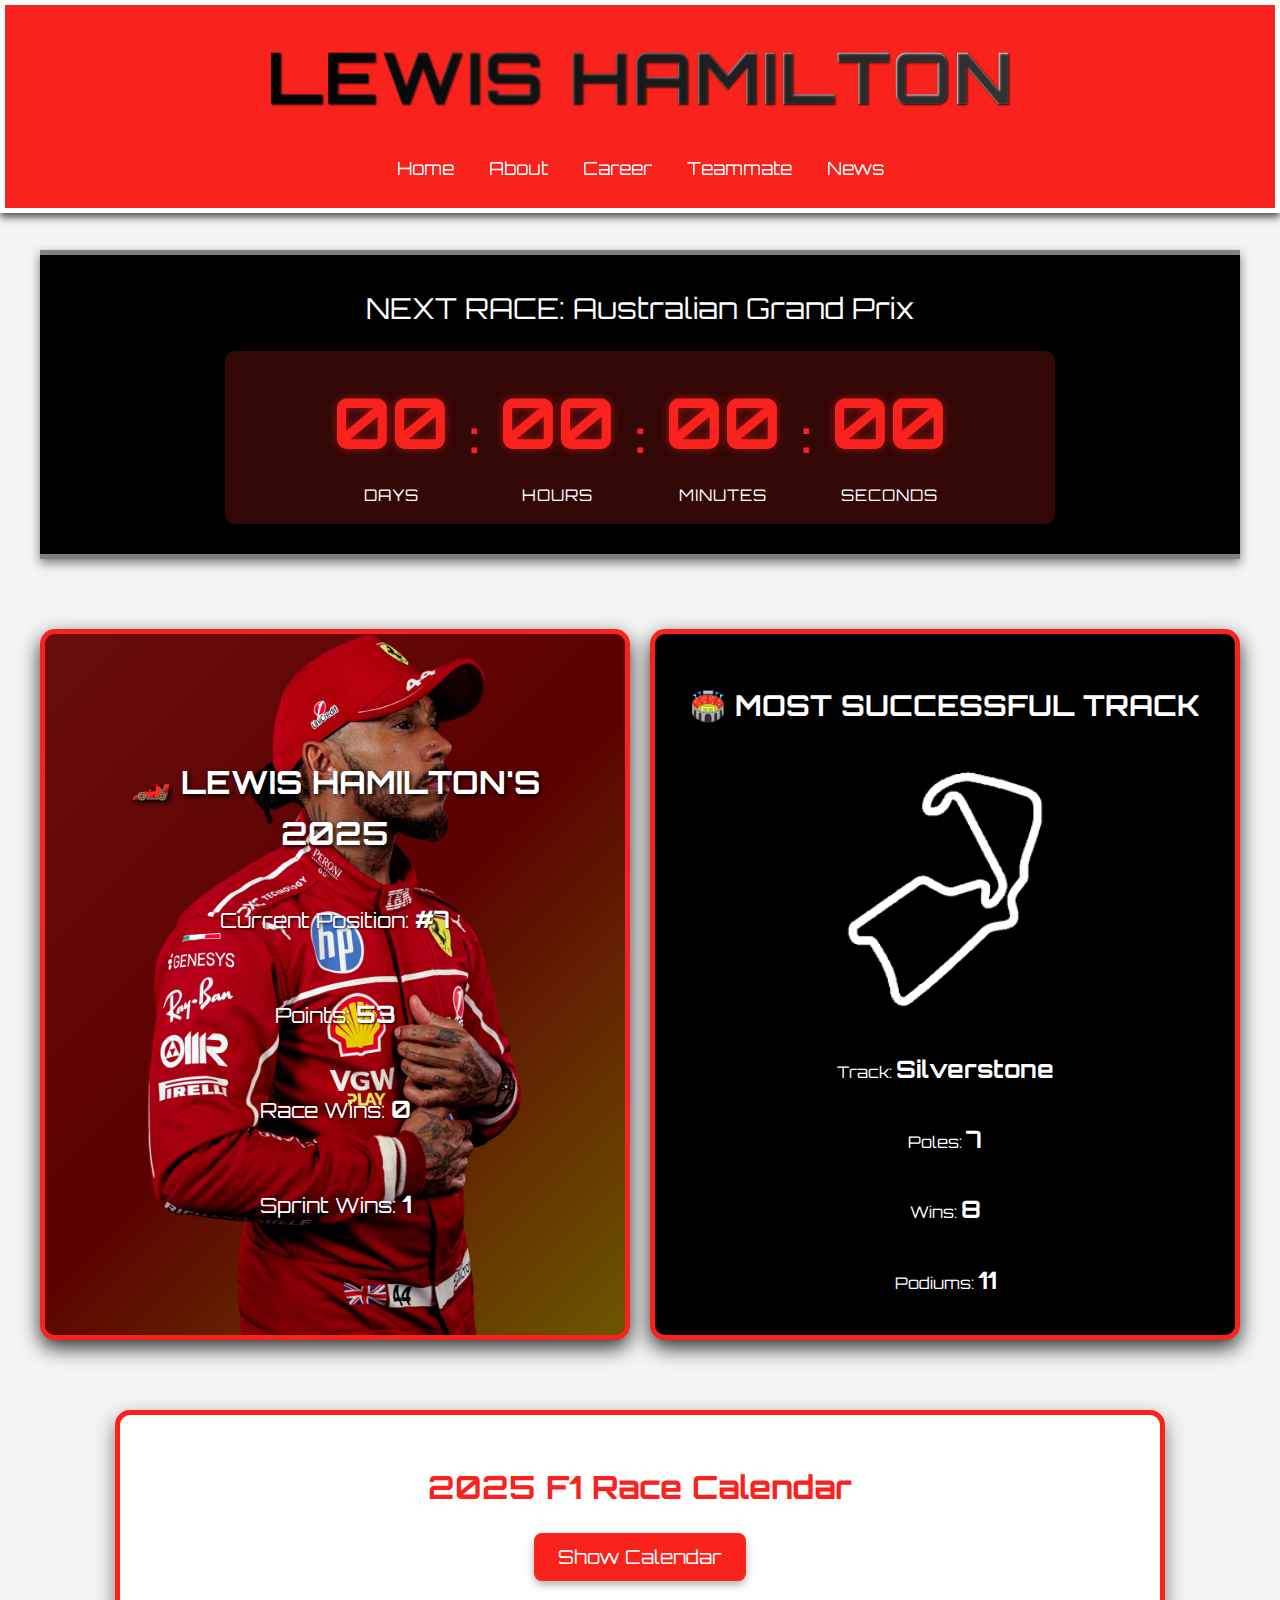
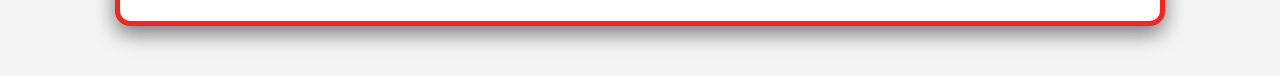
<file: index.html>
<!DOCTYPE html>
<html lang="en">
<head>
  <meta charset="UTF-8">
  <meta name="viewport" content="width=device-width, initial-scale=1.0">
  <title>Lewis Hamilton</title>

  <!-- Fonts -->
  <link href="https://fonts.googleapis.com/css2?family=Orbitron:wght@700&display=swap" rel="stylesheet">
  <link href="https://fonts.googleapis.com/css2?family=Montserrat:wght@400&display=swap" rel="stylesheet">
  <link rel="stylesheet" href="f1project.css">
</head>
<body>

<header class="header">
  <h1>Lewis Hamilton</h1>
  <div class="nav-toggle" id="navToggle">
    <div></div>
    <div></div>
    <div></div>
  </div>
  <nav class="navigation" id="navMenu">
    <a href="#">Home</a>
    <a href="#">About</a>
    <a href="#">Career</a>
    <a href="#">Teammate</a>
    <a href="#">News</a>
  </nav>
</header>

<div class="main-content">
  <div class="countdown-box">
    <div class="countdown-title">NEXT RACE: <span id="race-name">Loading...</span></div>
    <div class="countdown-timer" id="countdown">
      <div class="time-segment">
        <span class="time-value" id="days">00</span>
        <span class="time-label">Days</span>
      </div>
      <span class="separator">:</span>
      <div class="time-segment">
        <span class="time-value" id="hours">00</span>
        <span class="time-label">Hours</span>
      </div>
      <span class="separator">:</span>
      <div class="time-segment">
        <span class="time-value" id="minutes">00</span>
        <span class="time-label">Minutes</span>
      </div>
      <span class="separator">:</span>
      <div class="time-segment">
        <span class="time-value" id="seconds">00</span>
        <span class="time-label">Seconds</span>
      </div>
    </div>
  </div>

  <div class="card-container">
    <div class="lewis-driver-card">
      <div class="lewis-driver-card-content">
        <h3>🏎️ Lewis Hamilton's 2025</h3>
        <div class="stats">
          <p>Current Position: <span class="highlight">#7</span></p>
          <p>Points: <span class="highlight">53</span></p>
          <p>Race Wins: <span class="highlight">0</span></p>
          <p>Sprint Wins: <span class="highlight">1</span></p>
        </div>
      </div>
    </div>

    <div class="track-driver-card">
      <h3>🏟️ Most Successful Track</h3>
      <img src="silverstone.png" alt="Silverstone Circuit" class="track-image">
      <p>Track: <span class="highlight">Silverstone</span></p>
	  <p>Poles: <span class ="highlight"> 7</span></p>
      <p>Wins: <span class="highlight">8</span></p>
      <p>Podiums: <span class="highlight">11</span></p>
    </div>
  </div>
</div>

<section class="race-calendar">
  <h2>2025 F1 Race Calendar</h2>
  <button class="calendar-toggle" id="toggleCalendar">Show Calendar</button>
<div class ="calendar-wrapper">
  <table class="calendar-table" id="calendarTable">
    <thead>
      <tr>
        <th>Round</th>
        <th>Date</th>
        <th>Grand Prix</th>
        <th>Location</th>
        <th>Winner</th>
      </tr>
    </thead>
    <tbody>
  <tr class="mclaren"><!-- race 1 -->
    <td>1</td><td>March 16</td><td>Australia</td><td>Melbourne</td><td>Lando Norris</td> 
  </tr>
  <tr class="ferrari sprint"><!-- sprint -->
    <td>Sprint 1</td>
    <td>March 22</td>
    <td>China <span class="sprint-label">🏁 Sprint</span></td>
    <td>China</td>
    <td>Lewis Hamilton</td>
  </tr>
  <tr class="mclaren"><!-- race 2 -->
    <td>2</td><td>March 23</td><td>China</td><td>Shanghai</td><td>Oscar Piastri</td>
  </tr>
  <tr class="redbull"><!-- race 3 -->
    <td>3</td><td>April 6</td><td>Japan</td><td>Suzuka</td><td>Max Verstappen</td>
  </tr>
  <tr class="mclaren"><!-- race 4 -->
    <td>4</td><td>April 13</td><td>Bahrain</td><td>Sakhir</td><td>Oscar Piastri</td>
  </tr>
  <tr class="mclaren"><!-- race 5 -->
    <td>5</td><td>April 20</td><td>Saudi Arabia</td><td>Jeddah</td><td>Oscar Piastri</td>
  </tr>
  <tr class="mclaren sprint"><!-- sprint -->
    <td>Sprint 2</td>
    <td>May 3</td>
    <td>Miami <span class="sprint-label">🏁 Sprint</span></td>
    <td>Miami</td>
    <td>Lando Norris</td>
  </tr>
  <tr class="mclaren"><!-- race 6 -->
    <td>6</td><td>May 4</td><td>United States of America</td><td>Miami</td><td>Oscar Piastri</td>
  </tr>
  <tr class ="redbull"><!-- race 7 -->
    <td>7</td><td>May 18</td><td>Italy</td><td>Imola</td><td>Max Verstappen</td>
  </tr>
  <tr class ="mclaren"><!-- race 8 -->
    <td>8</td><td>May 25</td><td>Monaco</td><td>Monaco</td><td>Lando Norris</td>
  </tr>
  <tr class = "mclaren"><!-- race 9 -->
    <td>9</td><td>June 1</td><td>Spain</td><td>Barcelona</td><td>Oscar Piastri</td>
  </tr>
  <tr class = "mercedes"><!-- race 10 -->
    <td>10</td><td>June 15</td><td>Canada</td><td>Montréal</td><td>George Russell</td>
  </tr>
  <tr><!-- race 11 -->
    <td>11</td><td>June 29</td><td>Austria</td><td>Spielberg</td><td>TBD</td>
  </tr>
  <tr><!-- race 12 -->
    <td>12</td><td>July 6</td><td>Great Britain</td><td>Silverstone</td><td>TBD</td>
  </tr>
  <tr class ="sprint">
	<td>Sprint 3</td>
	<td>July 26</td>
	<td>Belgium<span class="sprint-label">🏁 Sprint</span></td>
	<td>Belgium</td>
	<td> TBD</td>
	</tr>
  <tr><!-- race 13 -->
    <td>13</td><td>July 27</td><td>Belgium</td><td>Spa-Francorchamps</td><td>TBD</td>
  </tr>
  <tr><!-- race 14 -->
    <td>14</td><td>August 3</td><td>Hungary</td><td>Budapest</td><td>TBD</td>
  </tr>
  <tr><!-- race 15 -->
    <td>15</td><td>August 31</td><td>Netherlands</td><td>Zandvoort</td><td>TBD</td>
  </tr>
  <tr><!-- race 16 -->
    <td>16</td><td>September 7</td><td>Italy</td><td>Monza</td><td>TBD</td>
  </tr>
  <tr><!-- race 17 -->
    <td>17</td><td>September 21</td><td>Azerbaijan</td><td>Baku</td><td>TBD</td>
  </tr>
  <tr><!-- race 18 -->
    <td>18</td><td>October 5</td><td>Singapore</td><td>Marina Bay</td><td>TBD</td>
  </tr>
  <tr class ="sprint">
	<td>Sprint 4</td>
	<td>October 18</td>
	<td>Austin<span class ="sprint-label">🏁 Sprint</span></td>
	<td>Austin</td>
	<td>TBD</td>
	</tr>
  <tr><!-- race 19 -->
    <td>19</td><td>October 19</td><td>United States</td><td>Austin</td><td>TBD</td>
  </tr>
  <tr><!-- race 20 -->
    <td>20</td><td>October 26</td><td>Mexico</td><td>Mexico City</td><td>TBD</td>
  </tr>
  <tr class ="sprint">
	<td>Sprint 5</td>
	<td>November 8</td>
	<td>São Paulo<span class ="sprint-label">🏁 Sprint</span></td>
	<td>São Paulo</td>
	<td>TBD</td>
	</tr>
  <tr><!-- race 21 -->
    <td>21</td><td>November 9</td><td>Brazil</td><td>São Paulo</td><td>TBD</td>
  </tr>
  <tr><!-- race 22 -->
    <td>22</td><td>November 22</td><td>Las Vegas</td><td>Las Vegas</td><td>TBD</td>
  </tr>
  <tr class ="sprint">
	<td>Sprint 6</td>
	<td>November 28</td>
	<td>Lusail<span class = "sprint-label">🏁 Sprint</span></td>
	<td>Lusail</td>
	<td>TBD</td>
	</tr>
  <tr><!-- race 23 -->
    <td>23</td><td>November 29</td><td>Qatar</td><td>Lusail</td><td>TBD</td>
  </tr>
  <tr><!-- race 24 -->
    <td>24</td><td>December 6</td><td>Abu Dhabi</td><td>Yas Island</td><td>TBD</td>
  </tr>
</tbody>

  </table>
</div>
</section>

<script>
document.addEventListener("DOMContentLoaded", function() {
  // Toggle navigation menu on mobile
  const navToggle = document.getElementById('navToggle');
  const navMenu = document.getElementById('navMenu');
  
  if (navToggle) {
    navToggle.addEventListener('click', function() {
      navMenu.classList.toggle('active');
    });
  }

  // Calendar toggle functionality
  const toggleCalendarBtn = document.getElementById('toggleCalendar');
  const calendarTable = document.getElementById('calendarTable');
  
  toggleCalendarBtn.addEventListener('click', function() {
    if (calendarTable.style.display === 'none' || calendarTable.style.display === '') {
      calendarTable.style.display = 'table';
      toggleCalendarBtn.textContent = 'Hide Calendar';
    } else {
      calendarTable.style.display = 'none';
      toggleCalendarBtn.textContent = 'Show Calendar';
    }
  });

  const raceSchedule = [
    { date: new Date("March 16, 2025 04:00:00"), name: "Australian Grand Prix" },
	{ date: new Date("March 22, 2025 03:00:00"), name: "🏁 Chinese Sprint 🏁" },
    { date: new Date("March 23, 2025 07:00:00"), name: "Chinese Grand Prix" },
    { date: new Date("April 6, 2025 06:00:00"), name: "Japanese Grand Prix" },
    { date: new Date("April 13, 2025 16:00:00"), name: "Bahrain Grand Prix" },
    { date: new Date("April 20, 2025 18:00:00"), name: "Saudi Arabian Grand Prix" },
	{ date: new Date("May 4, 2025 17:00:00"), name: "🏁 Miami Sprint 🏁" },
    { date: new Date("May 4, 2025 21:00:00"), name: "Miami Grand Prix" },
    { date: new Date("May 18, 2025 14:00:00"), name: "Italian Grand Prix" },
    { date: new Date("May 25, 2025 14:00:00"), name: "Monaco Grand Prix" },
    { date: new Date("June 1, 2025 14:00:00"), name: "Spanish Grand Prix" },
    { date: new Date("June 15, 2025 19:00:00"), name: "Canadian Grand Prix" },
    { date: new Date("June 29, 2025 14:00:00"), name: "Austrian Grand Prix" },
    { date: new Date("July 6, 2025 15:00:00"), name: "British Grand Prix" },
	{ date: new Date("July 26, 2025 11:00:00"), name: "🏁 Belgium Sprint 🏁" },
    { date: new Date("July 27, 2025 14:00:00"), name: "Belgian Grand Prix" },
    { date: new Date("August 3, 2025 14:00:00"), name: "Hungarian Grand Prix" },
    { date: new Date("August 31, 2025 14:00:00"), name: "Dutch Grand Prix" },
    { date: new Date("September 7, 2025 14:00:00"), name: "Italian Grand Prix" },
    { date: new Date("September 21, 2025 12:00:00"), name: "Azerbaijan Grand Prix" },
    { date: new Date("October 5, 2025 13:00:00"), name: "Singapore Grand Prix" },
	{ date: new Date("October 18, 2025 18:00:00"), name: "🏁 US Sprint 🏁" },
    { date: new Date("October 19, 2025 20:00:00"), name: "United States Grand Prix" },
    { date: new Date("October 26, 2025 20:00:00"), name: "Mexican Grand Prix" },
	{ date: new Date("November 8, 2025 14:00:00"), name: "🏁 Brazil Sprint 🏁" },
    { date: new Date("November 9, 2025 17:00:00"), name: "Brazilian Grand Prix" },
	{ date: new Date("November 23, 2025 04:00:00"), name: "Las Vegas Grand Prix" },
	{ date: new Date("November 29, 2025 14:00:00"), name: "🏁 Qatar Sprint 🏁" },
	{ date: new Date("November 30, 2025 16:00:00"), name: "Qatar Grand Prix" },
    { date: new Date("December 7, 2025 13:00:00"), name: "Abu Dhabi Grand Prix" },
  ];
  
  let raceIndex = 0;
  const countdownDisplay = document.querySelector("#countdown");
  const raceNameElement = document.getElementById("race-name");

  function updateCountdown() {
    const now = new Date();
    
    // Find the next upcoming race
    for(let i = 0; i < raceSchedule.length; i++) {
      if(raceSchedule[i].date > now) {
        raceIndex = i;
        break;
      }
    }
    
    const raceDate = raceSchedule[raceIndex].date;
    const raceName = raceSchedule[raceIndex].name;
    const timeDiff = raceDate - now;

    // Update race name
    raceNameElement.textContent = raceName;

    // Update countdown timer
    if (timeDiff > 0) {
      const days = Math.floor(timeDiff / (1000 * 60 * 60 * 24));
      const hours = Math.floor((timeDiff % (1000 * 60 * 60 * 24)) / (1000 * 60 * 60));
      const minutes = Math.floor((timeDiff % (1000 * 60 * 60)) / (1000 * 60));
      const seconds = Math.floor((timeDiff % (1000 * 60)) / 1000);
      
      document.getElementById("days").textContent = days.toString().padStart(2, '0');
      document.getElementById("hours").textContent = hours.toString().padStart(2, '0');
      document.getElementById("minutes").textContent = minutes.toString().padStart(2, '0');
      document.getElementById("seconds").textContent = seconds.toString().padStart(2, '0');
    }
  }

  updateCountdown();
  setInterval(updateCountdown, 1000);
});
</script>

</body>
</html>
</file>
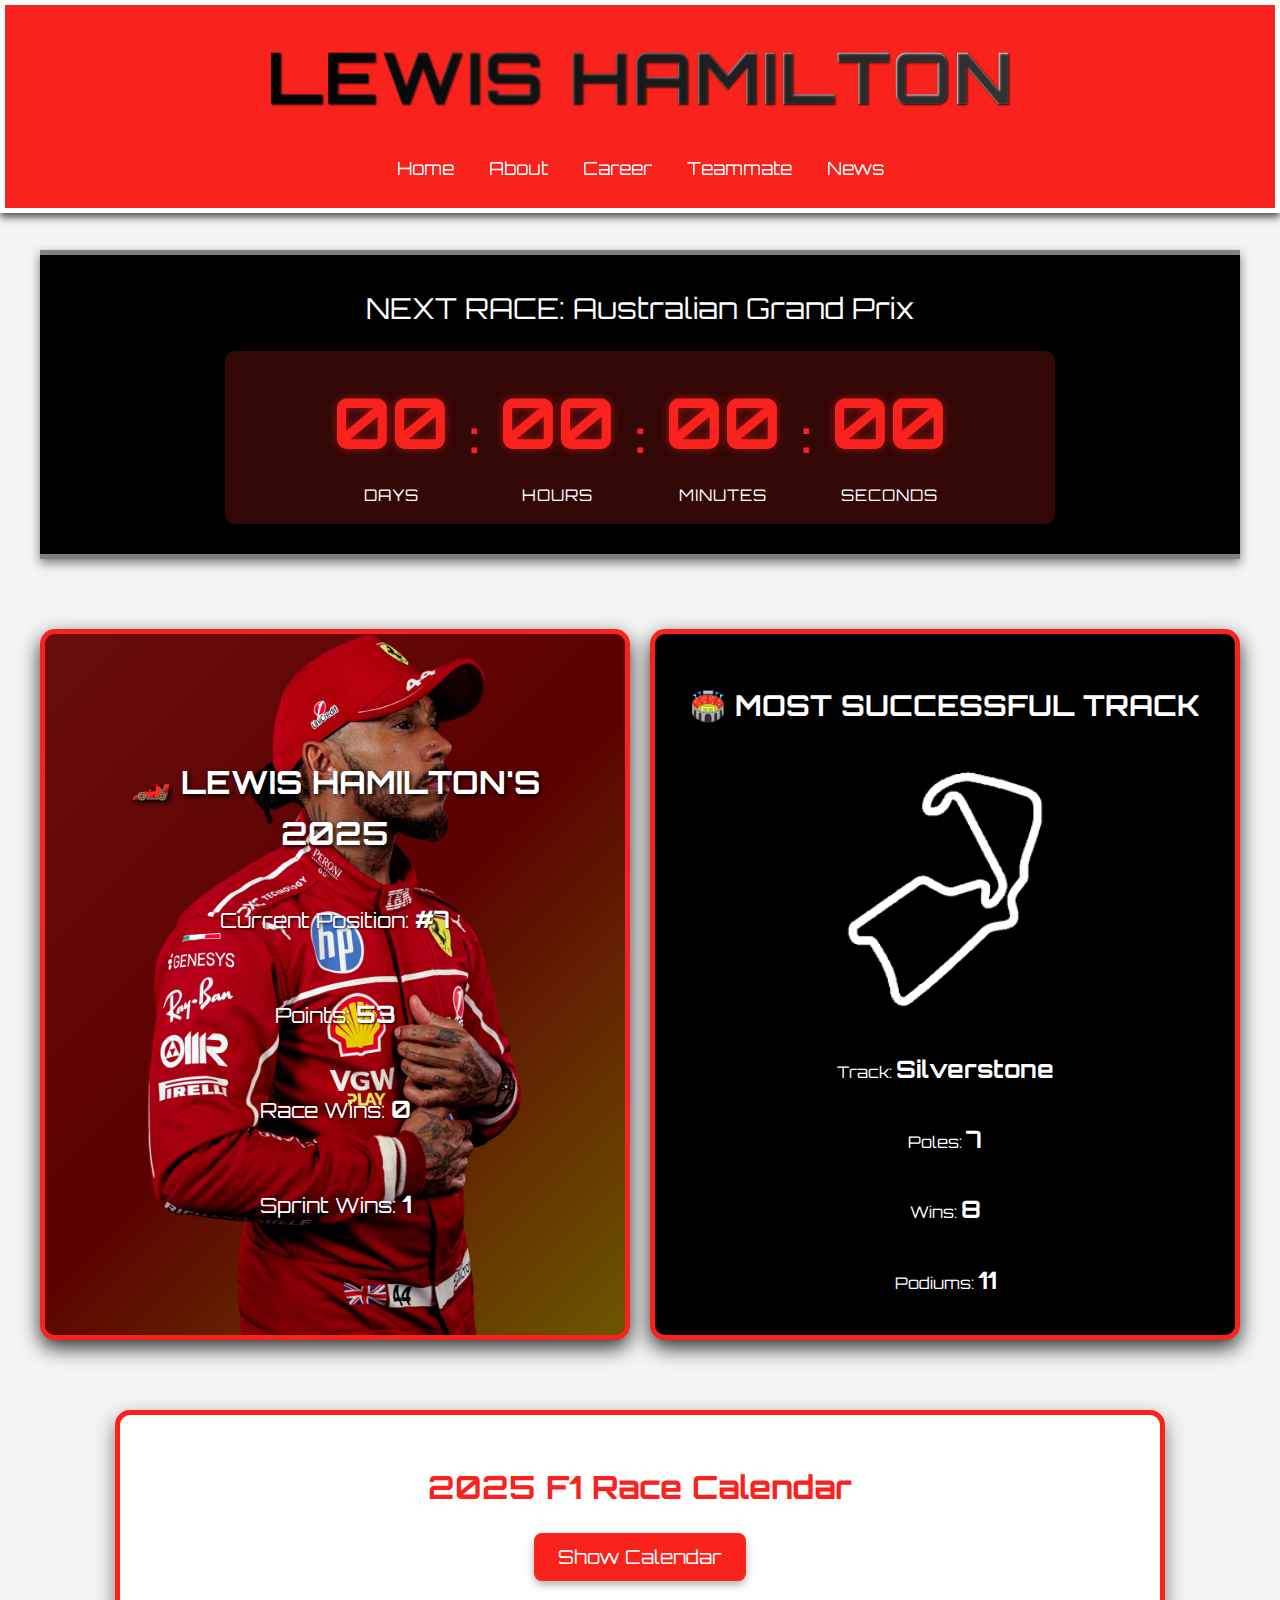
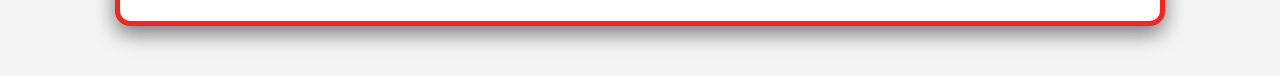
<file: f12.html>
<!DOCTYPE html>
<html lang="en">
<head>
  <meta charset="UTF-8">
  <meta name="viewport" content="width=device-width, initial-scale=1.0">
  <title>Lewis Hamilton</title>

  <!-- Fonts -->
  <link href="https://fonts.googleapis.com/css2?family=Orbitron:wght@700&display=swap" rel="stylesheet">
  <link href="https://fonts.googleapis.com/css2?family=Montserrat:wght@400&display=swap" rel="stylesheet">
  <link rel="stylesheet" href="f1project.css">
</head>
<body>

<header class="header">
  <h1>Lewis Hamilton</h1>
  <div class="nav-toggle" id="navToggle">
    <div></div>
    <div></div>
    <div></div>
  </div>
  <nav class="navigation" id="navMenu">
    <a href="#">Home</a>
    <a href="#">About</a>
    <a href="#">Career</a>
    <a href="#">Teammate</a>
    <a href="#">News</a>
  </nav>
</header>

<div class="main-content">
  <div class="countdown-box">
    <div class="countdown-title">NEXT RACE: <span id="race-name">Loading...</span></div>
    <div class="countdown-timer" id="countdown">
      <div class="time-segment">
        <span class="time-value" id="days">00</span>
        <span class="time-label">Days</span>
      </div>
      <span class="separator">:</span>
      <div class="time-segment">
        <span class="time-value" id="hours">00</span>
        <span class="time-label">Hours</span>
      </div>
      <span class="separator">:</span>
      <div class="time-segment">
        <span class="time-value" id="minutes">00</span>
        <span class="time-label">Minutes</span>
      </div>
      <span class="separator">:</span>
      <div class="time-segment">
        <span class="time-value" id="seconds">00</span>
        <span class="time-label">Seconds</span>
      </div>
    </div>
  </div>

  <div class="card-container">
    <div class="lewis-driver-card">
      <div class="lewis-driver-card-content">
        <h3>🏎️ Lewis Hamilton's 2025</h3>
        <div class="stats">
          <p>Current Position: <span class="highlight">#7</span></p>
          <p>Points: <span class="highlight">53</span></p>
          <p>Race Wins: <span class="highlight">0</span></p>
          <p>Sprint Wins: <span class="highlight">1</span></p>
        </div>
      </div>
    </div>

    <div class="track-driver-card">
      <h3>🏟️ Most Successful Track</h3>
      <img src="silverstone.png" alt="Silverstone Circuit" class="track-image">
      <p>Track: <span class="highlight">Silverstone</span></p>
	  <p>Poles: <span class ="highlight"> 7</span></p>
      <p>Wins: <span class="highlight">8</span></p>
      <p>Podiums: <span class="highlight">11</span></p>
    </div>
  </div>
</div>

<section class="race-calendar">
  <h2>2025 F1 Race Calendar</h2>
  <button class="calendar-toggle" id="toggleCalendar">Show Calendar</button>
  <table class="calendar-table" id="calendarTable">
    <thead>
      <tr>
        <th>Round</th>
        <th>Date</th>
        <th>Grand Prix</th>
        <th>Location</th>
        <th>Winner</th>
      </tr>
    </thead>
    <tbody>
  <tr class="mclaren"><!-- race 1 -->
    <td>1</td><td>March 16</td><td>Australia</td><td>Melbourne</td><td>Lando Norris</td> 
  </tr>
  <tr class="ferrari sprint"><!-- sprint -->
    <td>Sprint 1</td>
    <td>March 22</td>
    <td>China <span class="sprint-label">🏁 Sprint</span></td>
    <td>China</td>
    <td>Lewis Hamilton</td>
  </tr>
  <tr class="mclaren"><!-- race 2 -->
    <td>2</td><td>March 23</td><td>China</td><td>Shanghai</td><td>Oscar Piastri</td>
  </tr>
  <tr class="redbull"><!-- race 3 -->
    <td>3</td><td>April 6</td><td>Japan</td><td>Suzuka</td><td>Max Verstappen</td>
  </tr>
  <tr class="mclaren"><!-- race 4 -->
    <td>4</td><td>April 13</td><td>Bahrain</td><td>Sakhir</td><td>Oscar Piastri</td>
  </tr>
  <tr class="mclaren"><!-- race 5 -->
    <td>5</td><td>April 20</td><td>Saudi Arabia</td><td>Jeddah</td><td>Oscar Piastri</td>
  </tr>
  <tr class="mclaren sprint"><!-- sprint -->
    <td>Sprint 2</td>
    <td>May 3</td>
    <td>Miami <span class="sprint-label">🏁 Sprint</span></td>
    <td>Miami</td>
    <td>Lando Norris</td>
  </tr>
  <tr class="mclaren"><!-- race 6 -->
    <td>6</td><td>May 4</td><td>United States of America</td><td>Miami</td><td>Oscar Piastri</td>
  </tr>
  <tr class ="redbull"><!-- race 7 -->
    <td>7</td><td>May 18</td><td>Italy</td><td>Imola</td><td>Max Verstappen</td>
  </tr>
  <tr><!-- race 8 -->
    <td>8</td><td>May 25</td><td>Monaco</td><td>Monaco</td><td>TBD</td>
  </tr>
  <tr><!-- race 9 -->
    <td>9</td><td>June 1</td><td>Spain</td><td>Barcelona</td><td>TBD</td>
  </tr>
  <tr><!-- race 10 -->
    <td>10</td><td>June 15</td><td>Canada</td><td>Montréal</td><td>TBD</td>
  </tr>
  <tr><!-- race 11 -->
    <td>11</td><td>June 29</td><td>Austria</td><td>Spielberg</td><td>TBD</td>
  </tr>
  <tr><!-- race 12 -->
    <td>12</td><td>July 6</td><td>Great Britain</td><td>Silverstone</td><td>TBD</td>
  </tr>
  <tr class ="sprint">
	<td>Sprint 3</td>
	<td>July 26</td>
	<td>Belgium<span class="sprint-label">🏁 Sprint</span></td>
	<td>Belgium</td>
	<td> TBD</td>
	</tr>
  <tr><!-- race 13 -->
    <td>13</td><td>July 27</td><td>Belgium</td><td>Spa-Francorchamps</td><td>TBD</td>
  </tr>
  <tr><!-- race 14 -->
    <td>14</td><td>August 3</td><td>Hungary</td><td>Budapest</td><td>TBD</td>
  </tr>
  <tr><!-- race 15 -->
    <td>15</td><td>August 31</td><td>Netherlands</td><td>Zandvoort</td><td>TBD</td>
  </tr>
  <tr><!-- race 16 -->
    <td>16</td><td>September 7</td><td>Italy</td><td>Monza</td><td>TBD</td>
  </tr>
  <tr><!-- race 17 -->
    <td>17</td><td>September 21</td><td>Azerbaijan</td><td>Baku</td><td>TBD</td>
  </tr>
  <tr><!-- race 18 -->
    <td>18</td><td>October 5</td><td>Singapore</td><td>Marina Bay</td><td>TBD</td>
  </tr>
  <tr class ="sprint">
	<td>Sprint 4</td>
	<td>October 18</td>
	<td>Austin<span class ="sprint-label">🏁 Sprint</span></td>
	<td>Austin</td>
	<td>TBD</td>
	</tr>
  <tr><!-- race 19 -->
    <td>19</td><td>October 19</td><td>United States</td><td>Austin</td><td>TBD</td>
  </tr>
  <tr><!-- race 20 -->
    <td>20</td><td>October 26</td><td>Mexico</td><td>Mexico City</td><td>TBD</td>
  </tr>
  <tr class ="sprint">
	<td>Sprint 5</td>
	<td>November 8</td>
	<td>São Paulo<span class ="sprint-label">🏁 Sprint</span></td>
	<td>São Paulo</td>
	<td>TBD</td>
	</tr>
  <tr><!-- race 21 -->
    <td>21</td><td>November 9</td><td>Brazil</td><td>São Paulo</td><td>TBD</td>
  </tr>
  <tr><!-- race 22 -->
    <td>22</td><td>November 22</td><td>Las Vegas</td><td>Las Vegas</td><td>TBD</td>
  </tr>
  <tr class ="sprint">
	<td>Sprint 6</td>
	<td>November 28</td>
	<td>Lusail<span class = "sprint-label">🏁 Sprint</span></td>
	<td>Lusail</td>
	<td>TBD</td>
	</tr>
  <tr><!-- race 23 -->
    <td>23</td><td>November 29</td><td>Qatar</td><td>Lusail</td><td>TBD</td>
  </tr>
  <tr><!-- race 24 -->
    <td>24</td><td>December 6</td><td>Abu Dhabi</td><td>Yas Island</td><td>TBD</td>
  </tr>
</tbody>

  </table>
</section>

<script>
document.addEventListener("DOMContentLoaded", function() {
  // Toggle navigation menu on mobile
  const navToggle = document.getElementById('navToggle');
  const navMenu = document.getElementById('navMenu');
  
  if (navToggle) {
    navToggle.addEventListener('click', function() {
      navMenu.classList.toggle('active');
    });
  }

  // Calendar toggle functionality
  const toggleCalendarBtn = document.getElementById('toggleCalendar');
  const calendarTable = document.getElementById('calendarTable');
  
  toggleCalendarBtn.addEventListener('click', function() {
    if (calendarTable.style.display === 'none' || calendarTable.style.display === '') {
      calendarTable.style.display = 'table';
      toggleCalendarBtn.textContent = 'Hide Calendar';
    } else {
      calendarTable.style.display = 'none';
      toggleCalendarBtn.textContent = 'Show Calendar';
    }
  });

  const raceSchedule = [
    { date: new Date("March 16, 2025 04:00:00"), name: "Australian Grand Prix" },
	{ date: new Date("March 22, 2025 03:00:00"), name: "🏁 Chinese Sprint 🏁" },
    { date: new Date("March 23, 2025 07:00:00"), name: "Chinese Grand Prix" },
    { date: new Date("April 6, 2025 06:00:00"), name: "Japanese Grand Prix" },
    { date: new Date("April 13, 2025 16:00:00"), name: "Bahrain Grand Prix" },
    { date: new Date("April 20, 2025 18:00:00"), name: "Saudi Arabian Grand Prix" },
	{ date: new Date("May 4, 2025 17:00:00"), name: "🏁 Miami Sprint 🏁" },
    { date: new Date("May 4, 2025 21:00:00"), name: "Miami Grand Prix" },
    { date: new Date("May 18, 2025 14:00:00"), name: "Italian Grand Prix" },
    { date: new Date("May 25, 2025 14:00:00"), name: "Monaco Grand Prix" },
    { date: new Date("June 1, 2025 14:00:00"), name: "Spanish Grand Prix" },
    { date: new Date("June 15, 2025 19:00:00"), name: "Canadian Grand Prix" },
    { date: new Date("June 29, 2025 14:00:00"), name: "Austrian Grand Prix" },
    { date: new Date("July 6, 2025 15:00:00"), name: "British Grand Prix" },
	{ date: new Date("July 26, 2025 11:00:00"), name: "🏁 Belgium Sprint 🏁" },
    { date: new Date("July 27, 2025 14:00:00"), name: "Belgian Grand Prix" },
    { date: new Date("August 3, 2025 14:00:00"), name: "Hungarian Grand Prix" },
    { date: new Date("August 31, 2025 14:00:00"), name: "Dutch Grand Prix" },
    { date: new Date("September 7, 2025 14:00:00"), name: "Italian Grand Prix" },
    { date: new Date("September 21, 2025 12:00:00"), name: "Azerbaijan Grand Prix" },
    { date: new Date("October 5, 2025 13:00:00"), name: "Singapore Grand Prix" },
	{ date: new Date("October 18, 2025 18:00:00"), name: "🏁 US Sprint 🏁" },
    { date: new Date("October 19, 2025 20:00:00"), name: "United States Grand Prix" },
    { date: new Date("October 26, 2025 20:00:00"), name: "Mexican Grand Prix" },
	{ date: new Date("November 8, 2025 14:00:00"), name: "🏁 Brazil Sprint 🏁" },
    { date: new Date("November 9, 2025 17:00:00"), name: "Brazilian Grand Prix" },
	{ date: new Date("November 23, 2025 04:00:00"), name: "Las Vegas Grand Prix" },
	{ date: new Date("November 29, 2025 14:00:00"), name: "🏁 Qatar Sprint 🏁" },
	{ date: new Date("November 30, 2025 16:00:00"), name: "Qatar Grand Prix" },
    { date: new Date("November 23, 2025 13:00:00"), name: "Abu Dhabi Grand Prix" },
  ];
  
  let raceIndex = 0;
  const countdownDisplay = document.querySelector("#countdown");
  const raceNameElement = document.getElementById("race-name");

  function updateCountdown() {
    const now = new Date();
    
    // Find the next upcoming race
    for(let i = 0; i < raceSchedule.length; i++) {
      if(raceSchedule[i].date > now) {
        raceIndex = i;
        break;
      }
    }
    
    const raceDate = raceSchedule[raceIndex].date;
    const raceName = raceSchedule[raceIndex].name;
    const timeDiff = raceDate - now;

    // Update race name
    raceNameElement.textContent = raceName;

    // Update countdown timer
    if (timeDiff > 0) {
      const days = Math.floor(timeDiff / (1000 * 60 * 60 * 24));
      const hours = Math.floor((timeDiff % (1000 * 60 * 60 * 24)) / (1000 * 60 * 60));
      const minutes = Math.floor((timeDiff % (1000 * 60 * 60)) / (1000 * 60));
      const seconds = Math.floor((timeDiff % (1000 * 60)) / 1000);
      
      document.getElementById("days").textContent = days.toString().padStart(2, '0');
      document.getElementById("hours").textContent = hours.toString().padStart(2, '0');
      document.getElementById("minutes").textContent = minutes.toString().padStart(2, '0');
      document.getElementById("seconds").textContent = seconds.toString().padStart(2, '0');
    }
  }

  updateCountdown();
  setInterval(updateCountdown, 1000);
});
</script>

</body>
</html>
</file>
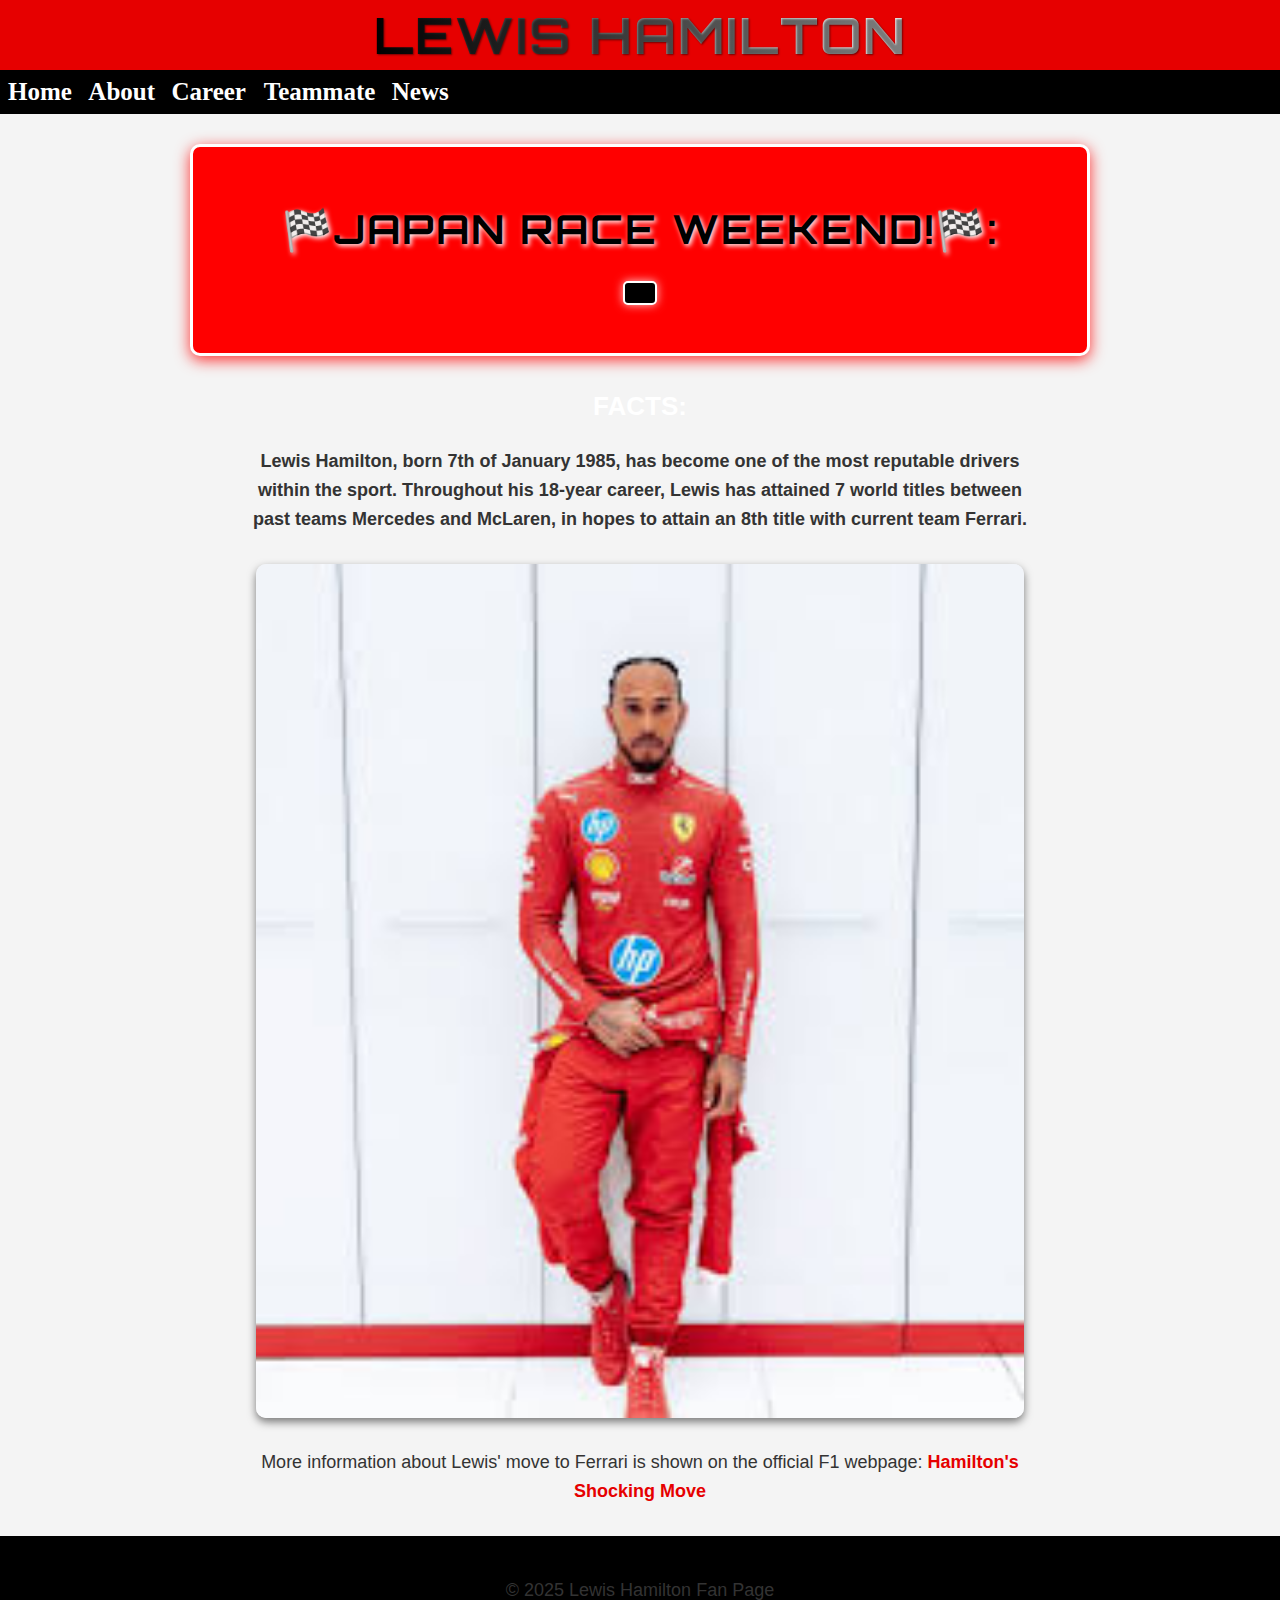
<file: f1 Website/F1.html>
<!DOCTYPE html>
<html lang="en">
<head>
    <meta charset="UTF-8">
    <meta name="viewport" content="width=device-width, initial-scale=1.0">
    <link href="https://fonts.googleapis.com/css2?family=Orbitron:wght@700&display=swap" rel="stylesheet">
    <title>Lewis Hamilton</title>
    
    <script>
        let raceDate = new Date("April 4, 2025 14:46:00").getTime();

        let x = setInterval(function() {
            let now = new Date().getTime();
            let distance = raceDate - now;
            let days = Math.floor(distance / (1000 * 60 * 60 * 24));
            let hours = Math.floor((distance % (1000 * 60 * 60 * 24)) / (1000 * 60 * 60));
            let minutes = Math.floor((distance % (1000 * 60 * 60)) / (1000 * 60));
            let seconds = Math.floor((distance % (1000 * 60)) / 1000);

            document.getElementById("countdown").innerHTML = days + "d " + hours + "h " + minutes + "m " + seconds + "s";

            if (distance < 0) {
                clearInterval(x);
                document.getElementById("countdown").innerHTML = "🏁 RACE DAY! 🏁";
            }
        }, 1000);
    </script>

    <style>
        /* Basic Reset */
        * {
            margin: 0;
            padding: 0;
            box-sizing: border-box;
        }

        body {
            background-color: #f4f4f4;
            font-family: 'Montserrat', sans-serif;
            color: #fff;
            line-height: 1.6;
        }

        /* Title Styling with Fading Effect */
        @keyframes lewisFade {
            0% { background-position: -200%; }
            100% { background-position: 200%; }
        }

        .title-style {
            position: relative;
            background: #e60000; /* Ferrari Red */
            padding: 20px 0;
            text-align: center;
            display: flex;
            flex-direction: column;
            align-items: center;
            justify-content: center;
            height: 70px;
        }

        .title-style h1 {
            font-size: 50px;
            font-family: 'Orbitron', serif;
            font-weight: bold;
            text-transform: uppercase;
            letter-spacing: 2px;
            background: linear-gradient(90deg, black, white, black);
            background-size: 200%;
            color: transparent;
            -webkit-background-clip: text;
            background-clip: text;
            animation: lewisFade 4s infinite linear;
            text-shadow: 1px 1px 2px rgba(0, 0, 0, 0.5);
        }

        /* Navigation */
        .navigation {
            background-color:black;
            overflow: hidden;
			border: 2px solid black;
        }

        .navigation a {
            float: none;
            color: white;
            text-align: center;
            padding: 5px 6px;
            text-decoration: none;
            font-size: 25px;
			
        }

        .navigation a:hover {
            background-color: red;
        }

        .navigation a.active {
            color: white;
            font-family: 'Times New Roman', serif;
        }

        /* Countdown Section */
        .F1-Countdown-container {
            text-align: center;
            background-color: red; /* Ferrari Red */
            color: black;
            padding: 20px;
            margin: 30px auto;
            border-radius: 10px;
            box-shadow: 0px 4px 15px rgba(255, 0, 0, 0.8);
            max-width: 900px;
            border: 3px solid white; /* White border for sharp contrast */
        }

        /* F1 Style Heading */
        .F1-Countdown-container h2 {
            font-size: 40px;
            font-weight: bold;
            font-family: 'Orbitron', sans-serif;
            text-transform: uppercase;
            letter-spacing: 2px;
            text-shadow: 2px 2px 5px white;
			color: black;
        }

        /* Countdown Numbers */
        #countdown {
            font-size: 36px;
            font-weight: bold;
            font-family: 'Orbitron', sans-serif;
            background: black;
            color: white;
            padding: 10px 15px;
            display: inline-block;
            border-radius: 5px;
            border: 2px solid white;
            box-shadow: 0px 0px 10px rgba(255, 255, 255, 0.8);
            text-shadow: none;
        }

        /* Facts Section */
        h2 {
            text-align: center;
            font-size: 26px;
            font-weight: bold;
            margin-top: 30px;
            color: white;
        }

        p {
            text-align: center;
            font-size: 18px;
            color: #333;
            max-width: 800px;
            margin: 20px auto;
        }

        /* Centered Image */
        .center-img {
            display: block;
            margin: 30px auto;
            width: 60%;
            border-radius: 10px;
            box-shadow: 0 4px 8px rgba(0, 0, 0, 0.5);
        }

        /* Link Styling */
        a {
            color: #e60000;
            font-weight: bold;
            text-decoration: none;
            transition: 0.3s ease;
        }

        a:hover {
            text-decoration: underline;
            color: #000;
        }

        /* Footer */
        footer {
            text-align: center;
            color: #fff;
            padding: 20px;
            margin-top: 30px;
            background: #000;
        }
    </style>
</head>
<body>

    <!-- Title Section -->
    <div class="title-style">
        <h1>LEWIS HAMILTON</h1>
    </div>

    <!-- Navigation -->
    <div class="navigation">
        <a class="active" href="#home"> Home</a>
        <a class="active"> About</a>
        <a class="active"> Career </a>
        <a class="active"> Teammate</a>
        <a class="active"> News</a>
    </div>

    <!-- Countdown Section -->
    <div class="F1-Countdown-container">
        <h2> 🏁JAPAN RACE WEEKEND!🏁:</h2>
        <p id="countdown"></p>
    </div>

    <!-- Facts Section -->
    <h2>FACTS:</h2>

    <p>
        <b>Lewis Hamilton, born 7th of January 1985, has become one of the most 
        reputable drivers within the sport. Throughout his 18-year career, Lewis has attained 
        7 world titles between past teams Mercedes and McLaren, in hopes to attain an 8th 
        title with current team Ferrari.</b>
    </p>

    <!-- Centered Image -->
    <img src="lewis.jpg" alt="LEWIS IN RED" class="center-img">

    <p>More information about Lewis' move to Ferrari is shown on the official F1 webpage: 
        <a href="https://www.formula1.com/en/latest/article/new-team-mates-hamilton-and-leclerc-combine-to-reveal-ferraris-2025-race.2bM6IKQ9m534dW25fRlHXM">
            Hamilton's Shocking Move
        </a>
    </p>

    <!-- Footer -->
    <footer>
        <p>&copy; 2025 Lewis Hamilton Fan Page</p>
    </footer>

</body>
</html>
</file>
<file: f1project.css>
/* Base layout and typography for the page */
body {
  background-color: #f4f4f4; /* Light gray background */
  font-family: 'Orbitron', sans-serif; /* Use Montserrat font */
  color: #333; /* Dark gray text color */
  line-height: 1.6; /* Line height for readability */
  margin: 0; /* Remove default margin */
  overflow-x: hidden; /* Prevent horizontal scrolling */
  padding: 0; /* Remove default padding */
}

/* Adjusting padding to prevent overlap with fixed header */
.main-content {
  padding-top: 250px; 
}

/* Header styling */
.header {
  position: fixed; /* Fix header at the top of the page */
  top: 0; 
  width: 100%; /* Full width */
  background-color: #f9221c; /* Red background color */
  display: flex; /* Use flexbox for layout */
  flex-direction: column;
  align-items: center; /* Center content horizontally */
  padding: 15px; 
  z-index: 1000; /* Ensure it stays above other elements */
  box-shadow: 0 4px 8px rgba(0, 0, 0, 0.7); /* Subtle shadow */
  border: solid white 5px; /* White border */
  box-sizing: border-box; /* Include border in width/height calculations */
}

/* Header text: Lewis Hamilton's name with animated gradient */
.header h1 {
  font-size: calc(4vw + 20px); /* Responsive font size */
  font-family: 'Orbitron', sans-serif; /* Futuristic font */
  font-weight: bold;
  text-transform: uppercase;
  letter-spacing: 2px;
  background: linear-gradient(90deg, black, white, black); /* Shimmering metallic gradient */
  background-size: 200%; /* Make background larger for animation */
  color: transparent;
  -webkit-background-clip: text; /* Clip the gradient to text */
  background-clip: text; 
  animation: lewisFade 4s infinite linear; /* Infinite animation for shimmering effect */
  text-shadow: 1px 1px 2px rgba(0, 0, 0, 0.8); /* Subtle text shadow */
  margin: 0; /* Remove default margin */
}

/* Animation for shimmering gradient text */
@keyframes lewisFade {
  0% { background-position: -200%; }
  100% { background-position: 200%; }
}

/* Navigation container for menu links */
.navigation {
  display: flex;
  align-items: center;
  justify-content: center; /* Center navigation items */
  gap: 15px; /* Space between navigation items */
  margin-top: 10px;
}

/* Navigation links styling */
.navigation a {
  color: white; /* White text color */
  text-align: center;
  padding: 10px 10px;
  text-decoration: none; /* Remove underline */
  font-size: 18px;
  transition: background-color 0.3s, color 0.3s; /* Smooth hover transition */
}

/* Navigation hover effects */
.navigation a:hover {
  background-color: black; /* Dark background on hover */
  color: white; /* White text on hover */
}

/* Hamburger menu for mobile */
.nav-toggle {
  display: none; /* Hide by default */
  flex-direction: column;
  cursor: pointer;
}

/* Hamburger icon lines styling */
.nav-toggle div {
  width: 25px;
  height: 3px;
  background-color: white; /* White color for the lines */
  margin: 3px 0; /* Space between lines */
}

/* Responsive mobile navigation */
@media (max-width: 700px) {
  .navigation {
    display: none; /* Hide navigation links */
    flex-direction: column; /* Stack links vertically */
    position: absolute;
    top: 100%;
    right: 0;
    background-color: #f9221c; /* Red background */
    width: 100%;
  }

  .navigation a {
    padding: 15px;
    border-top: 1px solid white; /* Border between links */
  }

  .nav-toggle {
    display: flex; /* Show hamburger menu */
  }

  .navigation.active {
    display: flex; /* Show the navigation menu when active */
  }

  .main-content {
    padding-top: 220px; /* Adjust for mobile view */
  }
}

/* Countdown timer box container */
.countdown-box {
  background-color: black; /* Black background */
  color: white; /* White text */
  text-align: center;
  padding: 30px 20px; /* Increased padding for better spacing */
  max-width: 1200px; /* Set max width */
  width: 100%;
  border-style: solid;
  border-color: grey;
  border-width: 5px 0; /* Border on top and bottom */
  box-shadow: 0px 4px 10px rgba(0, 0, 0, 0.5); /* Subtle shadow */
  margin: 0 auto; /* Center the box */
  box-sizing: border-box; /* Include padding/border in width/height */
}

/* Countdown box heading styling */
.countdown-box h2 {
  font-size: clamp(1.5rem, 5vw, 3rem); /* Responsive font size */
  font-weight: bold;
  text-transform: uppercase;
  margin-bottom: 10px;
  white-space: nowrap; /* Prevent text from wrapping */
}

/* "Next Race Loading" text styling */
.countdown-title {
  font-family: 'Orbitron', sans-serif;
  font-size: 1.8rem; /* Increased font size */
  margin-bottom: 20px;
  color: white;
  text-shadow: 2px 2px 4px rgba(0, 0, 0, 0.5); /* Subtle shadow */
}

/* Countdown timer styling: flex layout with red background */
.countdown-timer {
  display: flex;
  justify-content: center;
  align-items: center;
  gap: 20px; /* Space between segments */
  font-family: 'Orbitron', sans-serif;
  flex-wrap: wrap;
  padding: 15px;
  background-color: rgba(249, 34, 28, 0.2); /* Light red background */
  border-radius: 10px; /* Rounded corners */
  max-width: 800px;
  margin: 0 auto; /* Center the container */
}

/* Individual countdown segments */
.time-segment {
  display: flex;
  flex-direction: column; /* Stack the numbers and labels */
  align-items: center;
  min-width: 80px; /* Minimum width for each segment */
}

/* Countdown numerical value styling */
.time-value {
  font-size: calc(min(12vw, 70px)); /* Responsive font size */
  font-weight: bold;
  margin-bottom: 5px;
  color: #f9221c; /* Red color for numbers */
  text-shadow: 0 0 10px rgba(249, 34, 28, 0.5); /* Glowing text effect */
}

/* Time label (hours, minutes, seconds) styling */
.time-label {
  font-size: 1rem;
  text-transform: uppercase;
  letter-spacing: 1px;
}

/* Separator between time values */
.separator {
  font-size: 42px; /* Larger separator */
  font-weight: bold;
  color: #f9221c; /* Red color for separators */
}

/* Container for driver card and track card, flex layout for responsive design */
.card-container {
  display: flex;
  justify-content: center;
  align-items: stretch;
  flex-wrap: wrap;
  gap: 20px;
  max-width: 1200px;
  margin: 50px auto;
  padding: 20px;
}

.lewis-driver-card {
  position: relative;
  background: black; /* Solid black background */
  color: white;
  width: calc(50% - 20px);
  min-width: 250px;
  padding: 20px;
  border-radius: 15px;
  border: 5px solid #f9221c;
  box-shadow: 0 8px 20px rgba(0, 0, 0, 0.8);
  overflow: hidden;
  text-align: left;
  flex: 1;
}

/* Transparent Lewis Hamilton PNG layered over black background */
.lewis-driver-card::after {
  content: '';
  position: absolute;
  top: 0;
  left: 0;
  height: 100%;
  width: 100%;
  background: url('lewishamilton.png') center/contain no-repeat;
  opacity: 1;
  z-index: 0; /* Behind text but above background */
}

/* Gradient overlay, still visible */
.lewis-driver-card::before {
  content: '';
  position: absolute;
  top: 0;
  left: 0;
  height: 100%;
  width: 100%;
  background: linear-gradient(
    135deg,
    rgba(249, 34, 28, 0.7),
    rgba(217, 0, 0, 0.7),
    rgba(255, 204, 0, 0.7)
  );
  opacity: 0.6;
  z-index: 0; /* Still behind text */
}

/* Content stays on top */
.lewis-driver-card-content {
  position: relative;
  z-index: 1;
  display: flex;
  justify-content: center;
  flex-direction: column;
  align-items: center;
  text-align: center;
  padding: 20px;
  width: 100%;
  height: 100%;
  box-sizing: border-box;
}


/* Title inside driver card */
.lewis-driver-card h3 {
  font-size: 2rem;
  margin-bottom: 20px;
  text-transform: uppercase;
  text-shadow: 2px 2px 5px black; /* Black shadow for visibility */
}

/* Stats inside the driver card, stacked vertically */
.lewis-driver-card .stats {
  display: flex;
  flex-direction: column;
  gap: 15px;
  font-size: 1.3rem;
  text-shadow: 1px 1px 3px rgba(0, 0, 0, 0.9); /* Darker text shadow */
  width: 100%;
  max-width: 350px;
}

/* Highlighted stats (bold) */
.highlight {
  font-weight: bold;
  color: #ffffff;
  font-size: 1.5rem;
  text-shadow: 1px 1px 2px black;
}


/* Track card container for Lewis Hamilton's best track */
.track-driver-card {
  background: black;
  color: white;
  width: calc(50% - 20px);
  min-width: 250px;
  padding: 20px;
  border-radius: 15px;
  border: 5px solid #f9221c;
  box-shadow: 0 8px 20px rgba(0,0,0,0.8);
  text-align: center;
  flex: 1;
  display: flex;
  flex-direction: column;
  justify-content: center;
  align-items: center;
}

/* Track card title styling */
.track-driver-card h3 {
  font-size: 1.8rem;
  margin-bottom: 15px;
  text-transform: uppercase;
  text-shadow: 2px 2px 5px black;
}

/* Track image responsive styling */
.track-image {
  width: 100%;
  max-width: 250px; /* Control image size */
  height: auto;
  border-radius: 10px;
  margin: 20px 0;
}

/* Responsive layout for smaller screens */
@media (max-width: 900px) {
  .lewis-driver-card,
  .track-driver-card {
    width: 100%; /* Full width for cards on small screens */
    flex: none;
  }

  .lewis-driver-card {
    min-height: 350px;
  }
}

/* Mobile styling adjustments */
@media (max-width: 768px) {
  .countdown-timer {
    gap: 10px;
  }

  .time-value {
    font-size: calc(min(10vw, 60px)); /* Adjust font size on mobile */
  }

  .separator {
    font-size: 32px; /* Smaller separators */
  }

  .time-segment {
    min-width: 60px; /* Smaller min width for segments */
  }

  .countdown-title {
    font-size: 1.5rem; /* Adjust title size */
  }
}

/* Very small screen styling */
@media (max-width: 500px) {
  .main-content {
    padding-top: 240px;
  }

  .time-segment {
    min-width: 50px;
  }

  .separator {
    font-size: 24px;
  }

  .time-value {
    font-size: calc(min(8vw, 40px));
  }

  .time-label {
    font-size: 0.8rem; /* Smaller time labels */
  }

  .countdown-timer {
    padding: 10px; /* Reduced padding */
  }
}

/* Race calendar container styling */
.race-calendar {
  max-width: 1000px;
  margin: 50px auto;
  padding: 20px;
  background-color: #fff;
  border: 5px solid #f9221c;
  border-radius: 15px;
  box-shadow: 0 8px 20px rgba(0,0,0,0.5);
  text-align: center;
}

/* Calendar heading styling */
.race-calendar h2 {
  font-family: 'Orbitron', sans-serif;
  color: #f9221c;
  font-size: 2rem;
  margin-bottom: 20px;
}

/* Calendar table hidden by default */
.calendar-table {
  width: 100%;
  border-collapse: collapse;
  font-size: 1rem;
  display: none;
  table-layout: fixed; /* evenly distributed columns */
}

.calendar-table th,
.calendar-table td {
  border: 1px solid #ccc;
  padding: 12px;
  text-align: center;
  white-space: normal;      /* allow text wrap */
  word-wrap: break-word;    /* break long words */
}

/* Header for calendar table */
.calendar-table th {
  background-color: #f9221c;
  color: white;
  text-transform: uppercase;
}

/* Alternate row coloring */
.calendar-table tr:nth-child(even) {
  background-color: #f9f9f9;
}

/* Calendar toggle button styling */
.calendar-toggle {
  display: inline-block;
  background-color: #f9221c;
  color: white;
  font-family: 'Orbitron', sans-serif;
  font-size: 1.2rem;
  padding: 12px 24px;
  border: none;
  border-radius: 8px;
  cursor: pointer;
  margin-bottom: 20px;
  transition: all 0.3s ease;
  box-shadow: 0 4px 8px rgba(0,0,0,0.3);
}

.calendar-toggle:hover {
  background-color: #d31a14;
  transform: translateY(-2px);
  box-shadow: 0 6px 12px rgba(0,0,0,0.4);
}

.calendar-toggle:active {
  transform: translateY(1px);
  box-shadow: 0 2px 4px rgba(0,0,0,0.3);
}

.calendar-wrapper {
  overflow-x: auto;
  -webkit-overflow-scrolling: touch;
  max-width: 100%;
}

/* Responsive tweaks for smaller screens */
@media (max-width: 480px) {
  .calendar-table {
    font-size: 0.75rem;
  }
  .calendar-table th,
  .calendar-table td {
    padding: 6px 8px;
  }
}

/* McLaren - orange text for the winner column */
tr.mclaren td:last-child {
  color: #ff8700; /* Bright McLaren orange */
  font-weight: bold;
  text-shadow: 1px 1px 2px #000;
  font-family: 'Orbitron', sans-serif;
  text-transform: uppercase;
}

/* Ferrari - red text for the winner column */
tr.ferrari td:last-child {
  color: #dc0000; /* Ferrari red */
  font-weight: bold;
  text-shadow: 1px 1px 2px #000;
  font-family: 'Orbitron', sans-serif;
  text-transform: uppercase;
}

/* Red Bull - deep blue text for the winner column */
tr.redbull td:last-child {
  color: #1e41ff; /* Red Bull blue */
  font-weight: bold;
  text-shadow: 1px 1px 2px #000;
  font-family: 'Orbitron', sans-serif;
  text-transform: uppercase;
}
tr.mercedes td:last-child {
  color: #00A19B;
  font-weight: bold;
  text-shadow: 1px 1px 2px #000;
  font-family: 'Orbitron', sans-serif;
  text-transform: uppercase;
}


/* Optional: distinguish sprints visually */
tr.sprint {
  font-weight: bold;
}
</file>
